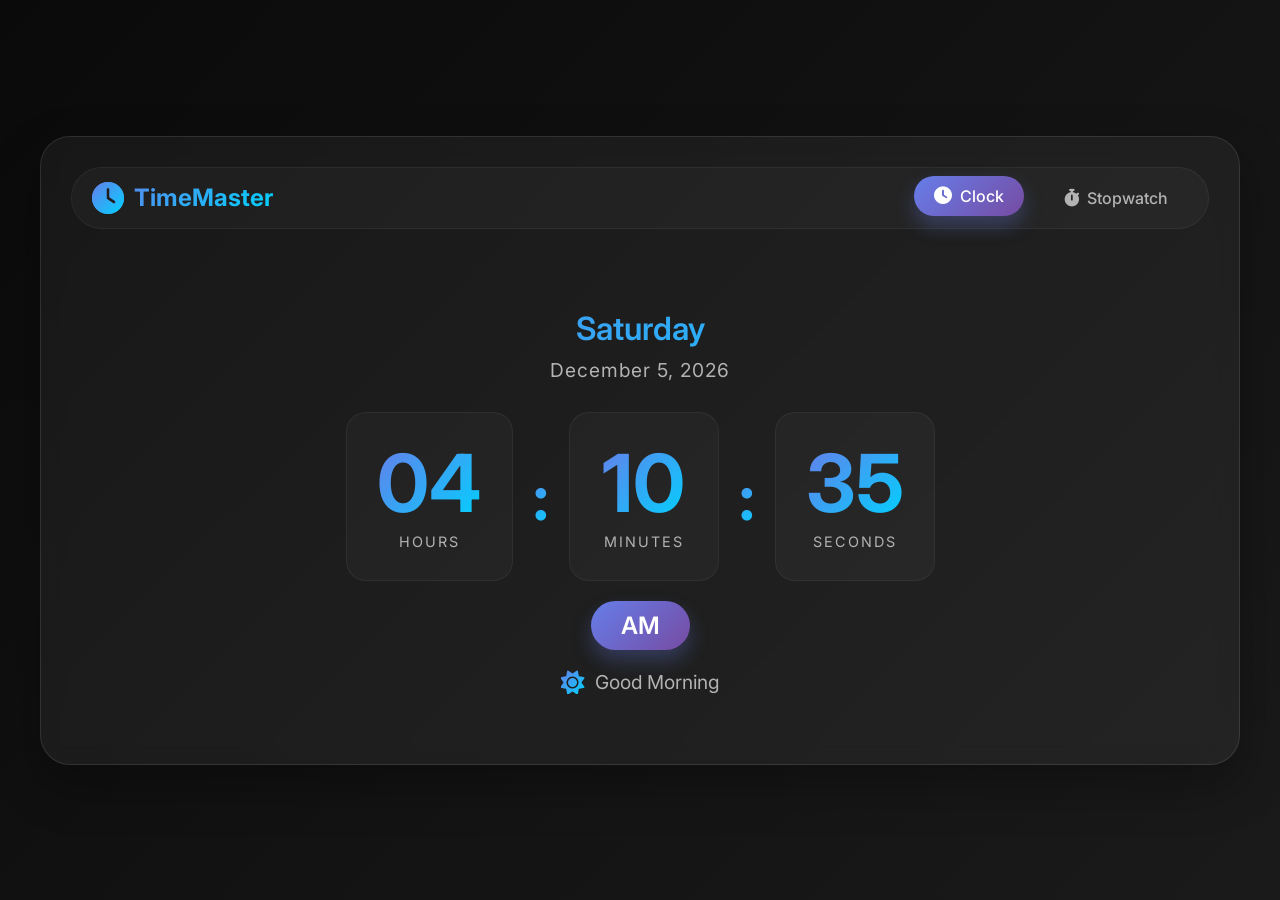
<file: 01.Digital Clock/index.html>
<!DOCTYPE html>
<html lang="en">
<head>
    <meta charset="UTF-8">
    <meta name="viewport" content="width=device-width, initial-scale=1.0">
    <title>Modern Clock | Digital Time</title>
    <link rel="stylesheet" href="style.css">
    <link href="https://fonts.googleapis.com/css2?family=Inter:wght@400;500;600;700&display=swap" rel="stylesheet">
    <link rel="stylesheet" href="https://cdnjs.cloudflare.com/ajax/libs/font-awesome/6.4.0/css/all.min.css">
</head>
<body>
    <div class="container">
        <nav class="navbar">
            <div class="logo">
                <i class="fas fa-clock"></i>
                <span>TimeMaster</span>
            </div>
            <div class="nav-links">
                <a href="index.html" class="active"><i class="fas fa-clock"></i> Clock</a>
                <a href="stopwatch.html"><i class="fas fa-stopwatch"></i> Stopwatch</a>
            </div>
        </nav>

        <div class="clock-container">
            <div class="date-section">
                <div class="day" id="dayName"></div>
                <div class="date" id="fullDate"></div>
            </div>
            
            <div class="time-display">
                <div class="time-wrapper">
                    <span class="time-number" id="hours">00</span>
                    <span class="time-label">Hours</span>
                </div>
                <span class="time-separator">:</span>
                <div class="time-wrapper">
                    <span class="time-number" id="minutes">00</span>
                    <span class="time-label">Minutes</span>
                </div>
                <span class="time-separator">:</span>
                <div class="time-wrapper">
                    <span class="time-number" id="seconds">00</span>
                    <span class="time-label">Seconds</span>
                </div>
            </div>

            <div class="ampm-section">
                <span id="ampm">AM</span>
            </div>

            <div class="greeting-section">
                <i class="fas fa-sun" id="greetingIcon"></i>
                <span id="greeting">Good Day</span>
            </div>
        </div>
    </div>

    <script src="app.js"></script>
</body>
</html>
</file>
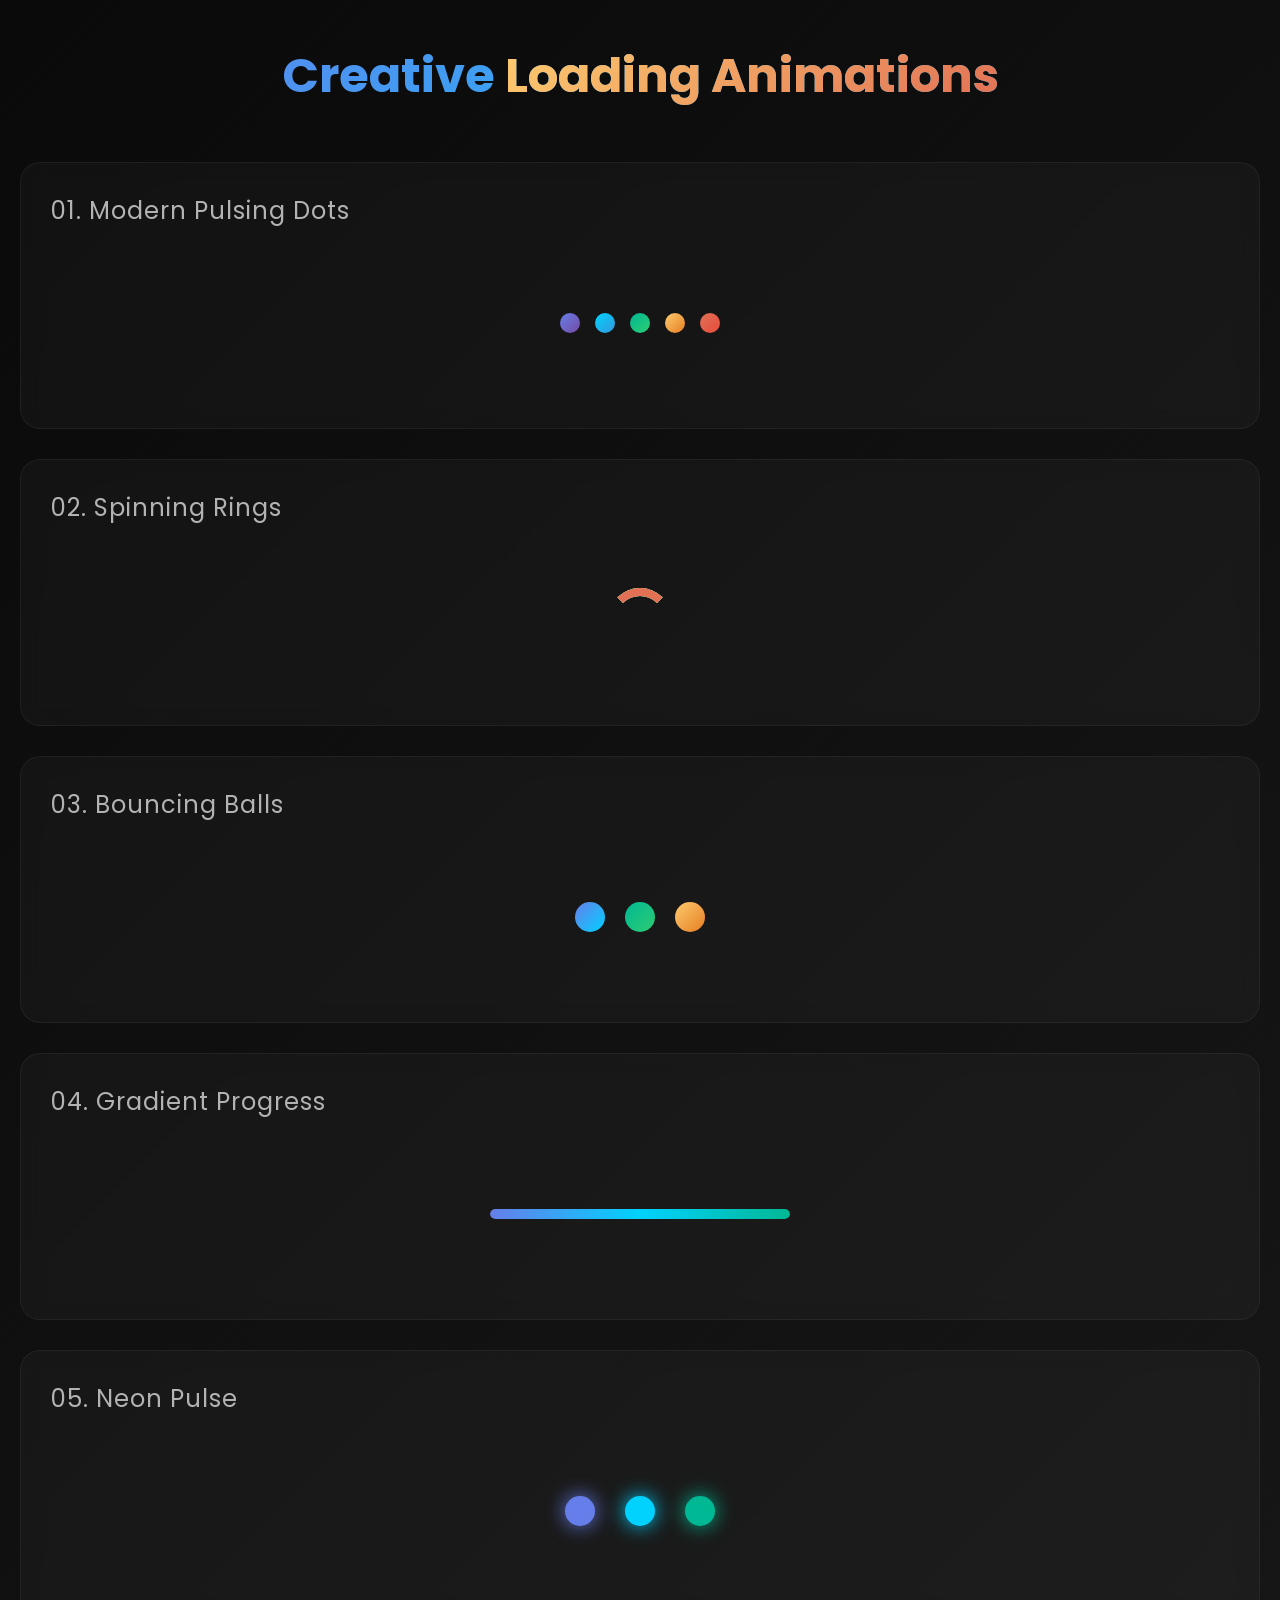
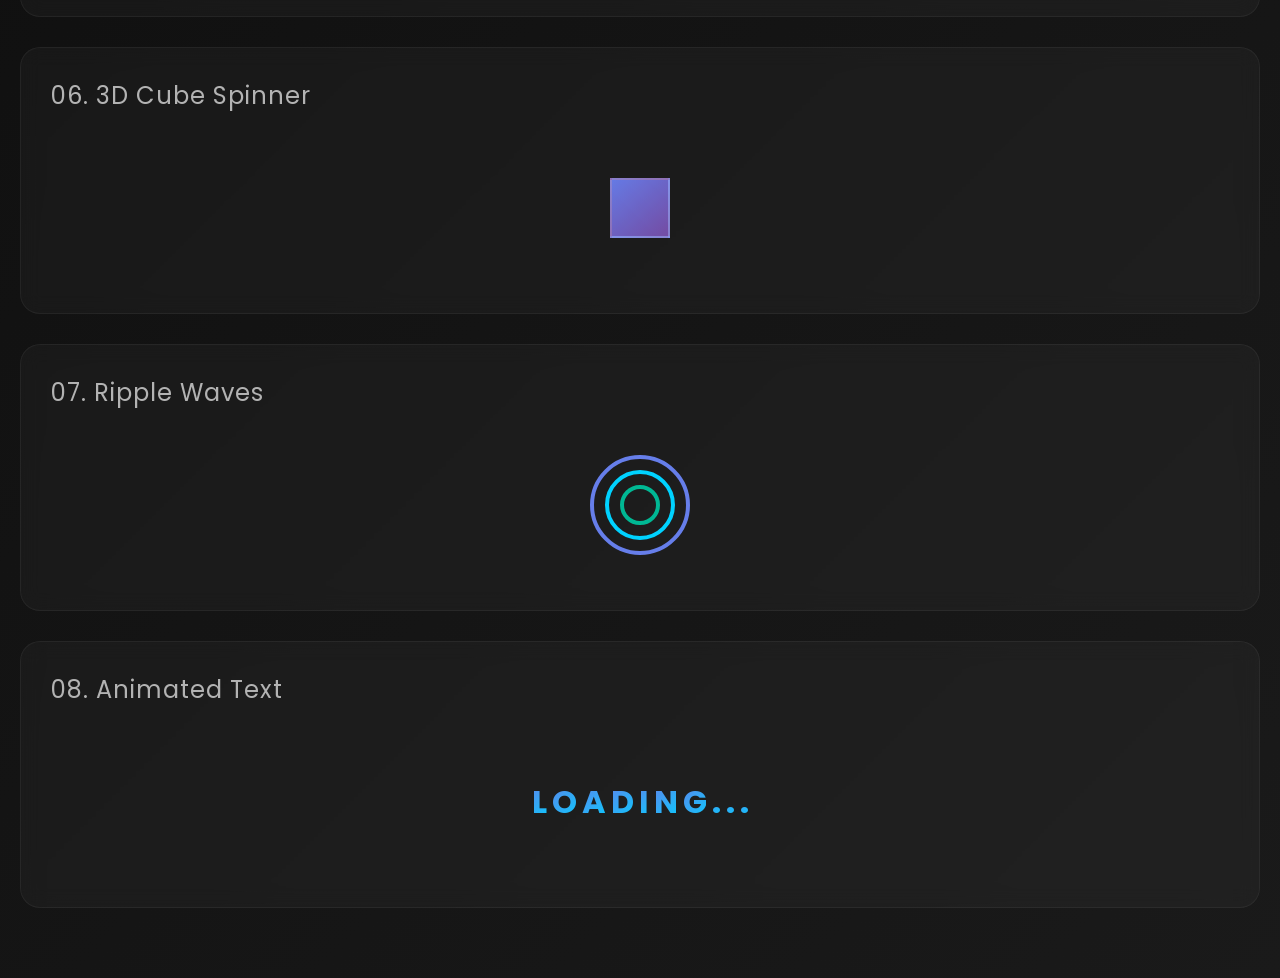
<file: 02.Creative Loading Animation/index.html>
<!DOCTYPE html>
<html lang="en">
<head>
    <meta charset="UTF-8" />
    <meta http-equiv="X-UA-Compatible" content="IE=edge" />
    <meta name="viewport" content="width=device-width, initial-scale=1.0" />
    <title>Creative Loading Animations</title>
    <link rel="stylesheet" href="style.css" />
    <link href="https://fonts.googleapis.com/css2?family=Poppins:wght@300;400;600;700&display=swap" rel="stylesheet">
</head>
<body>
    <div class="container">
        <h1 class="page-title">Creative <span>Loading Animations</span></h1>
        
        <!-- Animation 1: Modern Pulsing Dots -->
        <section class="animation-section">
            <h2 class="section-title">01. Modern Pulsing Dots</h2>
            <div class="loader-wrapper">
                <div class="loader-modern">
                    <div class="dot"></div>
                    <div class="dot"></div>
                    <div class="dot"></div>
                    <div class="dot"></div>
                    <div class="dot"></div>
                </div>
            </div>
        </section>

        <!-- Animation 2: Spinning Rings -->
        <section class="animation-section">
            <h2 class="section-title">02. Spinning Rings</h2>
            <div class="loader-wrapper">
                <div class="spinner-ring">
                    <div></div>
                    <div></div>
                    <div></div>
                    <div></div>
                </div>
            </div>
        </section>

        <!-- Animation 3: Bouncing Balls -->
        <section class="animation-section">
            <h2 class="section-title">03. Bouncing Balls</h2>
            <div class="loader-wrapper">
                <div class="bouncing-balls">
                    <div class="ball"></div>
                    <div class="ball"></div>
                    <div class="ball"></div>
                </div>
            </div>
        </section>

        <!-- Animation 4: Progress Bar -->
        <section class="animation-section">
            <h2 class="section-title">04. Gradient Progress</h2>
            <div class="loader-wrapper">
                <div class="progress-loader">
                    <div class="progress-bar"></div>
                </div>
            </div>
        </section>

        <!-- Animation 5: Neon Pulse -->
        <section class="animation-section">
            <h2 class="section-title">05. Neon Pulse</h2>
            <div class="loader-wrapper">
                <div class="neon-pulse">
                    <div class="neon-circle"></div>
                    <div class="neon-circle"></div>
                    <div class="neon-circle"></div>
                </div>
            </div>
        </section>

        <!-- Animation 6: Cube Spinner -->
        <section class="animation-section">
            <h2 class="section-title">06. 3D Cube Spinner</h2>
            <div class="loader-wrapper">
                <div class="cube-spinner">
                    <div class="cube-face"></div>
                    <div class="cube-face"></div>
                    <div class="cube-face"></div>
                    <div class="cube-face"></div>
                    <div class="cube-face"></div>
                    <div class="cube-face"></div>
                </div>
            </div>
        </section>

        <!-- Animation 7: Ripple Effect -->
        <section class="animation-section">
            <h2 class="section-title">07. Ripple Waves</h2>
            <div class="loader-wrapper">
                <div class="ripple-loader">
                    <div class="ripple"></div>
                    <div class="ripple"></div>
                    <div class="ripple"></div>
                </div>
            </div>
        </section>

        <!-- Animation 8: Text Loader -->
        <section class="animation-section">
            <h2 class="section-title">08. Animated Text</h2>
            <div class="loader-wrapper">
                <div class="text-loader">
                    <span>L</span>
                    <span>O</span>
                    <span>A</span>
                    <span>D</span>
                    <span>I</span>
                    <span>N</span>
                    <span>G</span>
                    <span>.</span>
                    <span>.</span>
                    <span>.</span>
                </div>
            </div>
        </section>
    </div>

    <!-- Optional JavaScript for additional effects -->
    <script src="script.js"></script>
</body>
</html>
</file>
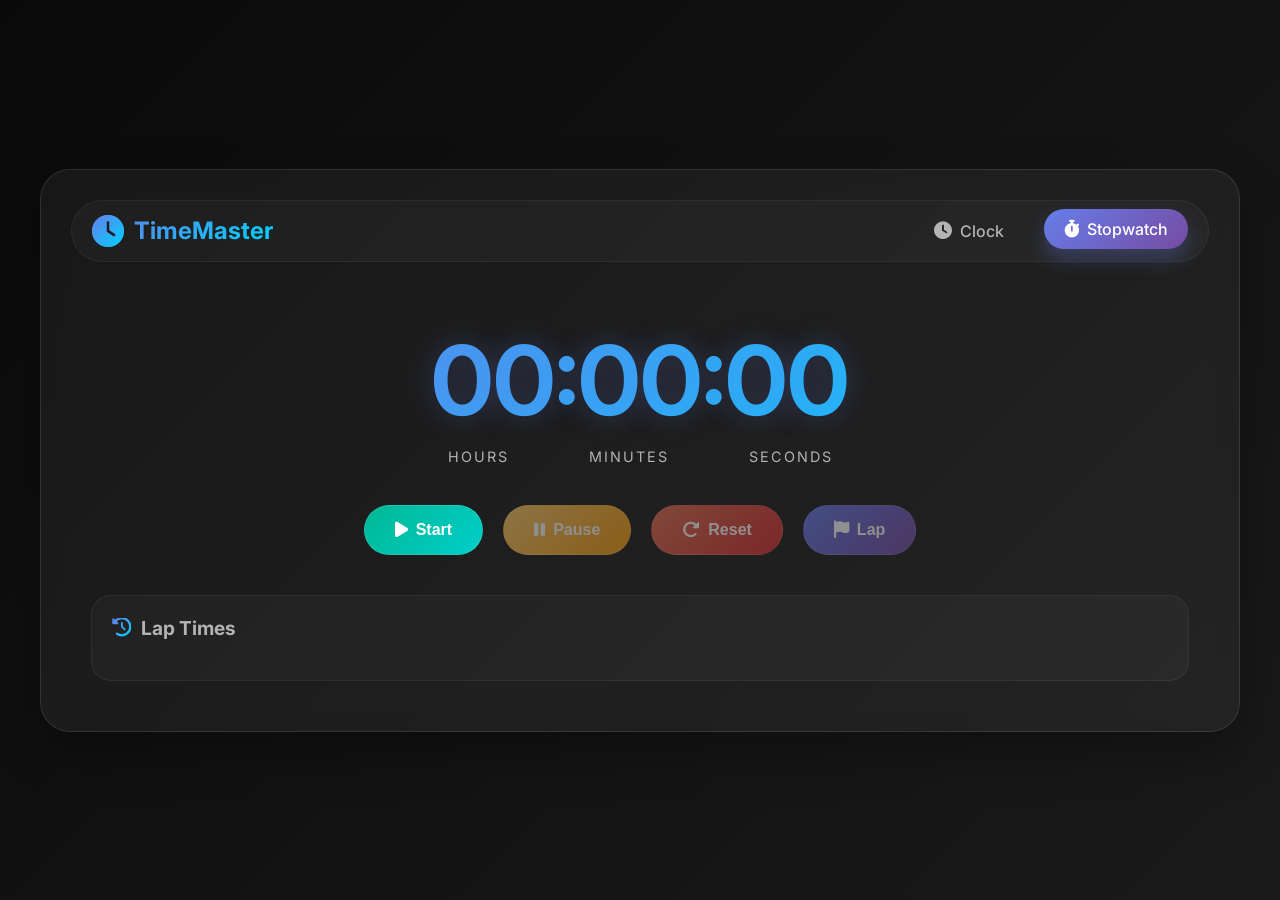
<file: 01.Digital Clock/stopwatch.html>
<!DOCTYPE html>
<html lang="en">
<head>
    <meta charset="UTF-8">
    <meta name="viewport" content="width=device-width, initial-scale=1.0">
    <title>Modern Clock | Stopwatch</title>
    <link rel="stylesheet" href="style.css">
    <link href="https://fonts.googleapis.com/css2?family=Inter:wght@400;500;600;700&display=swap" rel="stylesheet">
    <link rel="stylesheet" href="https://cdnjs.cloudflare.com/ajax/libs/font-awesome/6.4.0/css/all.min.css">
</head>
<body>
    <div class="container">
        <nav class="navbar">
            <div class="logo">
                <i class="fas fa-clock"></i>
                <span>TimeMaster</span>
            </div>
            <div class="nav-links">
                <a href="index.html"><i class="fas fa-clock"></i> Clock</a>
                <a href="stopwatch.html" class="active"><i class="fas fa-stopwatch"></i> Stopwatch</a>
            </div>
        </nav>

        <div class="stopwatch-container">
            <div class="stopwatch-display">
                <div class="stopwatch-time" id="display">
                    00:00:00
                </div>
                <div class="stopwatch-labels">
                    <span>Hours</span>
                    <span>Minutes</span>
                    <span>Seconds</span>
                </div>
            </div>

            <div class="stopwatch-controls">
                <button class="control-btn start" id="startBtn">
                    <i class="fas fa-play"></i> Start
                </button>
                <button class="control-btn pause" id="pauseBtn">
                    <i class="fas fa-pause"></i> Pause
                </button>
                <button class="control-btn reset" id="resetBtn">
                    <i class="fas fa-redo-alt"></i> Reset
                </button>
                <button class="control-btn lap" id="lapBtn">
                    <i class="fas fa-flag"></i> Lap
                </button>
            </div>

            <div class="lap-section">
                <h3><i class="fas fa-history"></i> Lap Times</h3>
                <div class="lap-list" id="lapList">
                    <!-- Lap times will appear here -->
                </div>
            </div>
        </div>
    </div>

    <script src="stopwatch.js"></script>
</body>
</html>
</file>
<file: 01.Digital Clock/style.css>
* {
    margin: 0;
    padding: 0;
    box-sizing: border-box;
}

:root {
    --primary-color: #667eea;
    --secondary-color: #764ba2;
    --background-dark: #0a0a0a;
    --background-light: #1a1a1a;
    --text-primary: #ffffff;
    --text-secondary: #b3b3b3;
    --accent-color: #00d2ff;
    --success-color: #00b894;
    --warning-color: #fdcb6e;
    --danger-color: #e17055;
}

body {
    font-family: 'Inter', sans-serif;
    background: linear-gradient(135deg, var(--background-dark), var(--background-light));
    color: var(--text-primary);
    min-height: 100vh;
    display: flex;
    justify-content: center;
    align-items: center;
    margin: 0;
    padding: 20px;
}

.container {
    width: 100%;
    max-width: 1200px;
    background: rgba(255, 255, 255, 0.05);
    backdrop-filter: blur(10px);
    border-radius: 30px;
    padding: 30px;
    box-shadow: 0 20px 50px rgba(0, 0, 0, 0.3);
    border: 1px solid rgba(255, 255, 255, 0.1);
}

/* Navbar Styles */
.navbar {
    display: flex;
    justify-content: space-between;
    align-items: center;
    padding: 10px 20px;
    background: rgba(255, 255, 255, 0.03);
    border-radius: 50px;
    margin-bottom: 40px;
    border: 1px solid rgba(255, 255, 255, 0.05);
}

.logo {
    display: flex;
    align-items: center;
    gap: 10px;
    font-size: 1.5rem;
    font-weight: 700;
    background: linear-gradient(135deg, var(--primary-color), var(--accent-color));
    -webkit-background-clip: text;
    -webkit-text-fill-color: transparent;
    background-clip: text;
}

.logo i {
    font-size: 2rem;
    background: linear-gradient(135deg, var(--primary-color), var(--accent-color));
    -webkit-background-clip: text;
    -webkit-text-fill-color: transparent;
    background-clip: text;
}

.nav-links {
    display: flex;
    gap: 20px;
}

.nav-links a {
    color: var(--text-secondary);
    text-decoration: none;
    padding: 10px 20px;
    border-radius: 30px;
    transition: all 0.3s ease;
    display: flex;
    align-items: center;
    gap: 8px;
    font-weight: 500;
}

.nav-links a i {
    font-size: 1.1rem;
}

.nav-links a:hover,
.nav-links a.active {
    background: linear-gradient(135deg, var(--primary-color), var(--secondary-color));
    color: white;
    transform: translateY(-2px);
    box-shadow: 0 10px 20px rgba(102, 126, 234, 0.3);
}

/* Clock Styles */
.clock-container {
    text-align: center;
    padding: 40px 20px;
}

.date-section {
    margin-bottom: 30px;
    animation: fadeInUp 0.8s ease;
}

.day {
    font-size: 2rem;
    font-weight: 600;
    background: linear-gradient(135deg, var(--primary-color), var(--accent-color));
    -webkit-background-clip: text;
    -webkit-text-fill-color: transparent;
    background-clip: text;
    margin-bottom: 10px;
}

.date {
    font-size: 1.2rem;
    color: var(--text-secondary);
    letter-spacing: 1px;
}

.time-display {
    display: flex;
    justify-content: center;
    align-items: center;
    gap: 20px;
    margin-bottom: 20px;
    animation: fadeInUp 0.8s ease 0.2s both;
}

.time-wrapper {
    display: flex;
    flex-direction: column;
    align-items: center;
    background: rgba(255, 255, 255, 0.03);
    padding: 30px;
    border-radius: 20px;
    border: 1px solid rgba(255, 255, 255, 0.05);
    transition: transform 0.3s ease;
    min-width: 150px;
}

.time-wrapper:hover {
    transform: translateY(-10px);
    background: rgba(255, 255, 255, 0.08);
    border-color: rgba(102, 126, 234, 0.3);
}

.time-number {
    font-size: 5rem;
    font-weight: 700;
    background: linear-gradient(135deg, var(--primary-color), var(--accent-color));
    -webkit-background-clip: text;
    -webkit-text-fill-color: transparent;
    background-clip: text;
    line-height: 1;
}

.time-label {
    font-size: 0.9rem;
    color: var(--text-secondary);
    margin-top: 10px;
    text-transform: uppercase;
    letter-spacing: 2px;
}

.time-separator {
    font-size: 4rem;
    font-weight: 700;
    background: linear-gradient(135deg, var(--primary-color), var(--accent-color));
    -webkit-background-clip: text;
    -webkit-text-fill-color: transparent;
    background-clip: text;
    animation: pulse 2s infinite;
}

.ampm-section {
    margin: 20px 0;
    animation: fadeInUp 0.8s ease 0.4s both;
}

#ampm {
    font-size: 1.5rem;
    font-weight: 600;
    padding: 10px 30px;
    background: linear-gradient(135deg, var(--primary-color), var(--secondary-color));
    border-radius: 50px;
    display: inline-block;
    box-shadow: 0 10px 20px rgba(102, 126, 234, 0.3);
}

.greeting-section {
    display: flex;
    align-items: center;
    justify-content: center;
    gap: 10px;
    font-size: 1.2rem;
    color: var(--text-secondary);
    animation: fadeInUp 0.8s ease 0.6s both;
}

.greeting-section i {
    font-size: 1.5rem;
    background: linear-gradient(135deg, var(--primary-color), var(--accent-color));
    -webkit-background-clip: text;
    -webkit-text-fill-color: transparent;
    background-clip: text;
}

/* Stopwatch Styles */
.stopwatch-container {
    text-align: center;
    padding: 20px;
}

.stopwatch-display {
    margin-bottom: 40px;
    animation: fadeInUp 0.8s ease;
}

.stopwatch-time {
    font-size: 6rem;
    font-weight: 700;
    background: linear-gradient(135deg, var(--primary-color), var(--accent-color));
    -webkit-background-clip: text;
    -webkit-text-fill-color: transparent;
    background-clip: text;
    text-shadow: 0 0 30px rgba(102, 126, 234, 0.3);
    margin-bottom: 10px;
    font-family: 'Inter', monospace;
}

.stopwatch-labels {
    display: flex;
    justify-content: center;
    gap: 80px;
    color: var(--text-secondary);
    font-size: 0.9rem;
    text-transform: uppercase;
    letter-spacing: 2px;
}

.stopwatch-controls {
    display: flex;
    justify-content: center;
    gap: 20px;
    margin-bottom: 40px;
    flex-wrap: wrap;
    animation: fadeInUp 0.8s ease 0.2s both;
}

.control-btn {
    padding: 15px 30px;
    border: none;
    border-radius: 50px;
    font-size: 1rem;
    font-weight: 600;
    cursor: pointer;
    display: flex;
    align-items: center;
    gap: 8px;
    transition: all 0.3s ease;
    color: white;
    border: 1px solid rgba(255, 255, 255, 0.1);
}

.control-btn i {
    font-size: 1.1rem;
}

.control-btn.start {
    background: linear-gradient(135deg, var(--success-color), #00cec9);
}

.control-btn.pause {
    background: linear-gradient(135deg, var(--warning-color), #f39c12);
}

.control-btn.reset {
    background: linear-gradient(135deg, var(--danger-color), #d63031);
}

.control-btn.lap {
    background: linear-gradient(135deg, var(--primary-color), var(--secondary-color));
}

.control-btn:hover {
    transform: translateY(-5px);
    box-shadow: 0 10px 30px rgba(0, 0, 0, 0.3);
}

.control-btn:disabled {
    opacity: 0.5;
    cursor: not-allowed;
    transform: none;
}

.lap-section {
    background: rgba(255, 255, 255, 0.03);
    border-radius: 20px;
    padding: 20px;
    border: 1px solid rgba(255, 255, 255, 0.05);
    animation: fadeInUp 0.8s ease 0.4s both;
}

.lap-section h3 {
    display: flex;
    align-items: center;
    gap: 10px;
    color: var(--text-secondary);
    margin-bottom: 20px;
    font-size: 1.2rem;
}

.lap-section h3 i {
    background: linear-gradient(135deg, var(--primary-color), var(--accent-color));
    -webkit-background-clip: text;
    -webkit-text-fill-color: transparent;
    background-clip: text;
}

.lap-list {
    max-height: 200px;
    overflow-y: auto;
    padding-right: 10px;
}

.lap-list::-webkit-scrollbar {
    width: 5px;
}

.lap-list::-webkit-scrollbar-track {
    background: rgba(255, 255, 255, 0.05);
    border-radius: 10px;
}

.lap-list::-webkit-scrollbar-thumb {
    background: linear-gradient(135deg, var(--primary-color), var(--accent-color));
    border-radius: 10px;
}

.lap-item {
    display: flex;
    justify-content: space-between;
    padding: 10px;
    border-bottom: 1px solid rgba(255, 255, 255, 0.05);
    color: var(--text-secondary);
    font-size: 1rem;
}

.lap-item:last-child {
    border-bottom: none;
}

.lap-number {
    color: var(--primary-color);
    font-weight: 600;
}

.lap-time {
    font-family: 'Inter', monospace;
}

/* Animations */
@keyframes fadeInUp {
    from {
        opacity: 0;
        transform: translateY(30px);
    }
    to {
        opacity: 1;
        transform: translateY(0);
    }
}

@keyframes pulse {
    0%, 100% {
        opacity: 1;
    }
    50% {
        opacity: 0.5;
    }
}

/* Responsive Design */
@media (max-width: 768px) {
    .time-display {
        flex-direction: column;
        gap: 10px;
    }

    .time-separator {
        display: none;
    }

    .time-wrapper {
        width: 100%;
        max-width: 300px;
        margin: 0 auto;
    }

    .time-number {
        font-size: 3rem;
    }

    .stopwatch-time {
        font-size: 3rem;
    }

    .stopwatch-labels {
        gap: 40px;
    }

    .navbar {
        flex-direction: column;
        gap: 15px;
    }

    .nav-links {
        width: 100%;
        justify-content: center;
    }

    .control-btn {
        padding: 12px 20px;
        font-size: 0.9rem;
    }
}
</file>
<file: 02.Creative Loading Animation/style.css>
* {
    margin: 0;
    padding: 0;
    box-sizing: border-box;
}

:root {
    --primary-color: #667eea;
    --secondary-color: #764ba2;
    --accent-color: #00d2ff;
    --dark-bg: #0a0a0a;
    --light-bg: #1a1a1a;
    --text-primary: #ffffff;
    --text-secondary: #b3b3b3;
    --success-color: #00b894;
    --warning-color: #fdcb6e;
    --danger-color: #e17055;
    --purple: #9b59b6;
    --blue: #3498db;
    --green: #2ecc71;
    --yellow: #f1c40f;
    --orange: #e67e22;
    --red: #e74c3c;
    --pink: #fd79a8;
}

body {
    font-family: 'Poppins', sans-serif;
    background: linear-gradient(135deg, var(--dark-bg), var(--light-bg));
    color: var(--text-primary);
    min-height: 100vh;
    padding: 40px 20px;
}

.container {
    max-width: 1400px;
    margin: 0 auto;
}

.page-title {
    text-align: center;
    font-size: 3rem;
    margin-bottom: 50px;
    font-weight: 700;
    background: linear-gradient(135deg, var(--primary-color), var(--accent-color));
    -webkit-background-clip: text;
    -webkit-text-fill-color: transparent;
    background-clip: text;
    animation: titleGlow 2s ease-in-out infinite;
}

.page-title span {
    background: linear-gradient(135deg, var(--warning-color), var(--danger-color));
    -webkit-background-clip: text;
    -webkit-text-fill-color: transparent;
    background-clip: text;
}

.animation-section {
    background: rgba(255, 255, 255, 0.03);
    backdrop-filter: blur(10px);
    border-radius: 20px;
    padding: 30px;
    margin-bottom: 30px;
    border: 1px solid rgba(255, 255, 255, 0.05);
    transition: transform 0.3s ease, box-shadow 0.3s ease;
}

.animation-section:hover {
    transform: translateY(-5px);
    box-shadow: 0 20px 40px rgba(0, 0, 0, 0.4);
    border-color: rgba(102, 126, 234, 0.3);
}

.section-title {
    font-size: 1.5rem;
    margin-bottom: 20px;
    color: var(--text-secondary);
    font-weight: 400;
    letter-spacing: 1px;
}

.loader-wrapper {
    display: flex;
    justify-content: center;
    align-items: center;
    min-height: 150px;
}

/* Animation 1: Modern Pulsing Dots */
.loader-modern {
    display: flex;
    gap: 15px;
}

.loader-modern .dot {
    width: 20px;
    height: 20px;
    background: linear-gradient(135deg, var(--primary-color), var(--secondary-color));
    border-radius: 50%;
    animation: modernPulse 1.5s ease-in-out infinite;
}

.loader-modern .dot:nth-child(2) {
    animation-delay: 0.2s;
    background: linear-gradient(135deg, var(--accent-color), var(--blue));
}

.loader-modern .dot:nth-child(3) {
    animation-delay: 0.4s;
    background: linear-gradient(135deg, var(--success-color), var(--green));
}

.loader-modern .dot:nth-child(4) {
    animation-delay: 0.6s;
    background: linear-gradient(135deg, var(--warning-color), var(--orange));
}

.loader-modern .dot:nth-child(5) {
    animation-delay: 0.8s;
    background: linear-gradient(135deg, var(--danger-color), var(--red));
}

@keyframes modernPulse {
    0%, 100% {
        transform: scale(1);
        opacity: 1;
    }
    50% {
        transform: scale(1.5);
        opacity: 0.7;
        box-shadow: 0 0 20px currentColor;
    }
}

/* Animation 2: Spinning Rings */
.spinner-ring {
    display: inline-block;
    position: relative;
    width: 80px;
    height: 80px;
}

.spinner-ring div {
    box-sizing: border-box;
    display: block;
    position: absolute;
    width: 64px;
    height: 64px;
    margin: 8px;
    border: 8px solid transparent;
    border-radius: 50%;
    animation: spinnerRing 1.2s cubic-bezier(0.5, 0, 0.5, 1) infinite;
    border-color: var(--primary-color) transparent transparent transparent;
}

.spinner-ring div:nth-child(1) {
    animation-delay: -0.45s;
    border-color: var(--accent-color) transparent transparent transparent;
}

.spinner-ring div:nth-child(2) {
    animation-delay: -0.3s;
    border-color: var(--success-color) transparent transparent transparent;
}

.spinner-ring div:nth-child(3) {
    animation-delay: -0.15s;
    border-color: var(--warning-color) transparent transparent transparent;
}

.spinner-ring div:nth-child(4) {
    border-color: var(--danger-color) transparent transparent transparent;
}

@keyframes spinnerRing {
    0% {
        transform: rotate(0deg);
    }
    100% {
        transform: rotate(360deg);
    }
}

/* Animation 3: Bouncing Balls */
.bouncing-balls {
    display: flex;
    gap: 20px;
}

.bouncing-balls .ball {
    width: 30px;
    height: 30px;
    background: linear-gradient(135deg, var(--primary-color), var(--accent-color));
    border-radius: 50%;
    animation: bounce 0.8s cubic-bezier(0.5, 0, 0.5, 1) infinite;
}

.bouncing-balls .ball:nth-child(2) {
    animation-delay: 0.2s;
    background: linear-gradient(135deg, var(--success-color), var(--green));
}

.bouncing-balls .ball:nth-child(3) {
    animation-delay: 0.4s;
    background: linear-gradient(135deg, var(--warning-color), var(--orange));
}

@keyframes bounce {
    0%, 100% {
        transform: translateY(0);
    }
    50% {
        transform: translateY(-30px);
    }
}

/* Animation 4: Progress Bar */
.progress-loader {
    width: 300px;
    height: 10px;
    background: rgba(255, 255, 255, 0.1);
    border-radius: 10px;
    overflow: hidden;
    position: relative;
}

.progress-bar {
    width: 100%;
    height: 100%;
    background: linear-gradient(90deg, 
        var(--primary-color), 
        var(--accent-color), 
        var(--success-color), 
        var(--warning-color), 
        var(--danger-color));
    background-size: 200% 100%;
    animation: progressLoad 2s linear infinite;
    border-radius: 10px;
}

@keyframes progressLoad {
    0% {
        background-position: 100% 0;
    }
    100% {
        background-position: -100% 0;
    }
}

/* Animation 5: Neon Pulse */
.neon-pulse {
    display: flex;
    gap: 30px;
    align-items: center;
    justify-content: center;
}

.neon-circle {
    width: 30px;
    height: 30px;
    border-radius: 50%;
    background: var(--primary-color);
    animation: neonPulse 1.5s ease-in-out infinite;
}

.neon-circle:nth-child(1) {
    background: var(--primary-color);
    box-shadow: 0 0 20px var(--primary-color);
    animation-delay: 0s;
}

.neon-circle:nth-child(2) {
    background: var(--accent-color);
    box-shadow: 0 0 20px var(--accent-color);
    animation-delay: 0.3s;
}

.neon-circle:nth-child(3) {
    background: var(--success-color);
    box-shadow: 0 0 20px var(--success-color);
    animation-delay: 0.6s;
}

@keyframes neonPulse {
    0%, 100% {
        transform: scale(1);
        opacity: 1;
    }
    50% {
        transform: scale(1.3);
        opacity: 0.8;
        box-shadow: 0 0 40px currentColor;
    }
}

/* Animation 6: 3D Cube Spinner */
.cube-spinner {
    width: 60px;
    height: 60px;
    position: relative;
    transform-style: preserve-3d;
    animation: cubeRotate 3s infinite linear;
}

.cube-face {
    position: absolute;
    width: 60px;
    height: 60px;
    background: linear-gradient(135deg, var(--primary-color), var(--secondary-color));
    border: 2px solid rgba(255, 255, 255, 0.2);
    opacity: 0.9;
}

.cube-face:nth-child(1) { transform: rotateY(0deg) translateZ(30px); }
.cube-face:nth-child(2) { transform: rotateY(180deg) translateZ(30px); }
.cube-face:nth-child(3) { transform: rotateY(90deg) translateZ(30px); }
.cube-face:nth-child(4) { transform: rotateY(-90deg) translateZ(30px); }
.cube-face:nth-child(5) { transform: rotateX(90deg) translateZ(30px); }
.cube-face:nth-child(6) { transform: rotateX(-90deg) translateZ(30px); }

@keyframes cubeRotate {
    0% {
        transform: rotateX(0deg) rotateY(0deg);
    }
    100% {
        transform: rotateX(360deg) rotateY(360deg);
    }
}

/* Animation 7: Ripple Effect */
.ripple-loader {
    position: relative;
    width: 100px;
    height: 100px;
}

.ripple {
    position: absolute;
    border: 4px solid transparent;
    border-radius: 50%;
    animation: ripple 2s ease-out infinite;
    top: 50%;
    left: 50%;
    transform: translate(-50%, -50%);
}

.ripple:nth-child(1) {
    width: 100%;
    height: 100%;
    border-color: var(--primary-color);
}

.ripple:nth-child(2) {
    width: 70%;
    height: 70%;
    border-color: var(--accent-color);
    animation-delay: 0.5s;
}

.ripple:nth-child(3) {
    width: 40%;
    height: 40%;
    border-color: var(--success-color);
    animation-delay: 1s;
}

@keyframes ripple {
    0% {
        opacity: 1;
        transform: translate(-50%, -50%) scale(0);
    }
    100% {
        opacity: 0;
        transform: translate(-50%, -50%) scale(1.5);
    }
}

/* Animation 8: Text Loader */
.text-loader {
    display: flex;
    gap: 5px;
    font-size: 2rem;
    font-weight: 700;
}

.text-loader span {
    animation: textPop 1.5s ease-in-out infinite;
    background: linear-gradient(135deg, var(--primary-color), var(--accent-color));
    -webkit-background-clip: text;
    -webkit-text-fill-color: transparent;
    background-clip: text;
}

.text-loader span:nth-child(2) { animation-delay: 0.1s; }
.text-loader span:nth-child(3) { animation-delay: 0.2s; }
.text-loader span:nth-child(4) { animation-delay: 0.3s; }
.text-loader span:nth-child(5) { animation-delay: 0.4s; }
.text-loader span:nth-child(6) { animation-delay: 0.5s; }
.text-loader span:nth-child(7) { animation-delay: 0.6s; }
.text-loader span:nth-child(8) { animation-delay: 0.7s; }
.text-loader span:nth-child(9) { animation-delay: 0.8s; }
.text-loader span:nth-child(10) { animation-delay: 0.9s; }

@keyframes textPop {
    0%, 100% {
        transform: scale(1);
        opacity: 1;
    }
    50% {
        transform: scale(1.2);
        opacity: 0.7;
    }
}

/* Main Title Animation */
@keyframes titleGlow {
    0%, 100% {
        text-shadow: 0 0 20px rgba(102, 126, 234, 0.3);
    }
    50% {
        text-shadow: 0 0 40px rgba(102, 126, 234, 0.6);
    }
}

/* Responsive Design */
@media (max-width: 768px) {
    .page-title {
        font-size: 2rem;
    }
    
    .section-title {
        font-size: 1.2rem;
    }
    
    .loader-modern .dot {
        width: 15px;
        height: 15px;
    }
    
    .progress-loader {
        width: 250px;
    }
    
    .text-loader {
        font-size: 1.5rem;
    }
    
    .cube-spinner {
        width: 40px;
        height: 40px;
    }
    
    .cube-face {
        width: 40px;
        height: 40px;
    }
}

/* Optional: Dark/Light Mode Toggle (if you want to add) */
.theme-toggle {
    position: fixed;
    top: 20px;
    right: 20px;
    background: rgba(255, 255, 255, 0.1);
    padding: 10px 20px;
    border-radius: 30px;
    cursor: pointer;
    backdrop-filter: blur(10px);
    border: 1px solid rgba(255, 255, 255, 0.1);
    color: white;
    font-size: 0.9rem;
    transition: all 0.3s ease;
}

.theme-toggle:hover {
    background: rgba(255, 255, 255, 0.2);
    transform: translateY(-2px);
}

/* Loading overlay effect (optional) */
.loading-overlay {
    position: fixed;
    top: 0;
    left: 0;
    width: 100%;
    height: 100%;
    background: rgba(0, 0, 0, 0.8);
    display: flex;
    justify-content: center;
    align-items: center;
    z-index: 9999;
    backdrop-filter: blur(5px);
}

.fade-out {
    animation: fadeOut 1s ease forwards;
}

@keyframes fadeOut {
    to {
        opacity: 0;
        visibility: hidden;
    }
}
</file>
